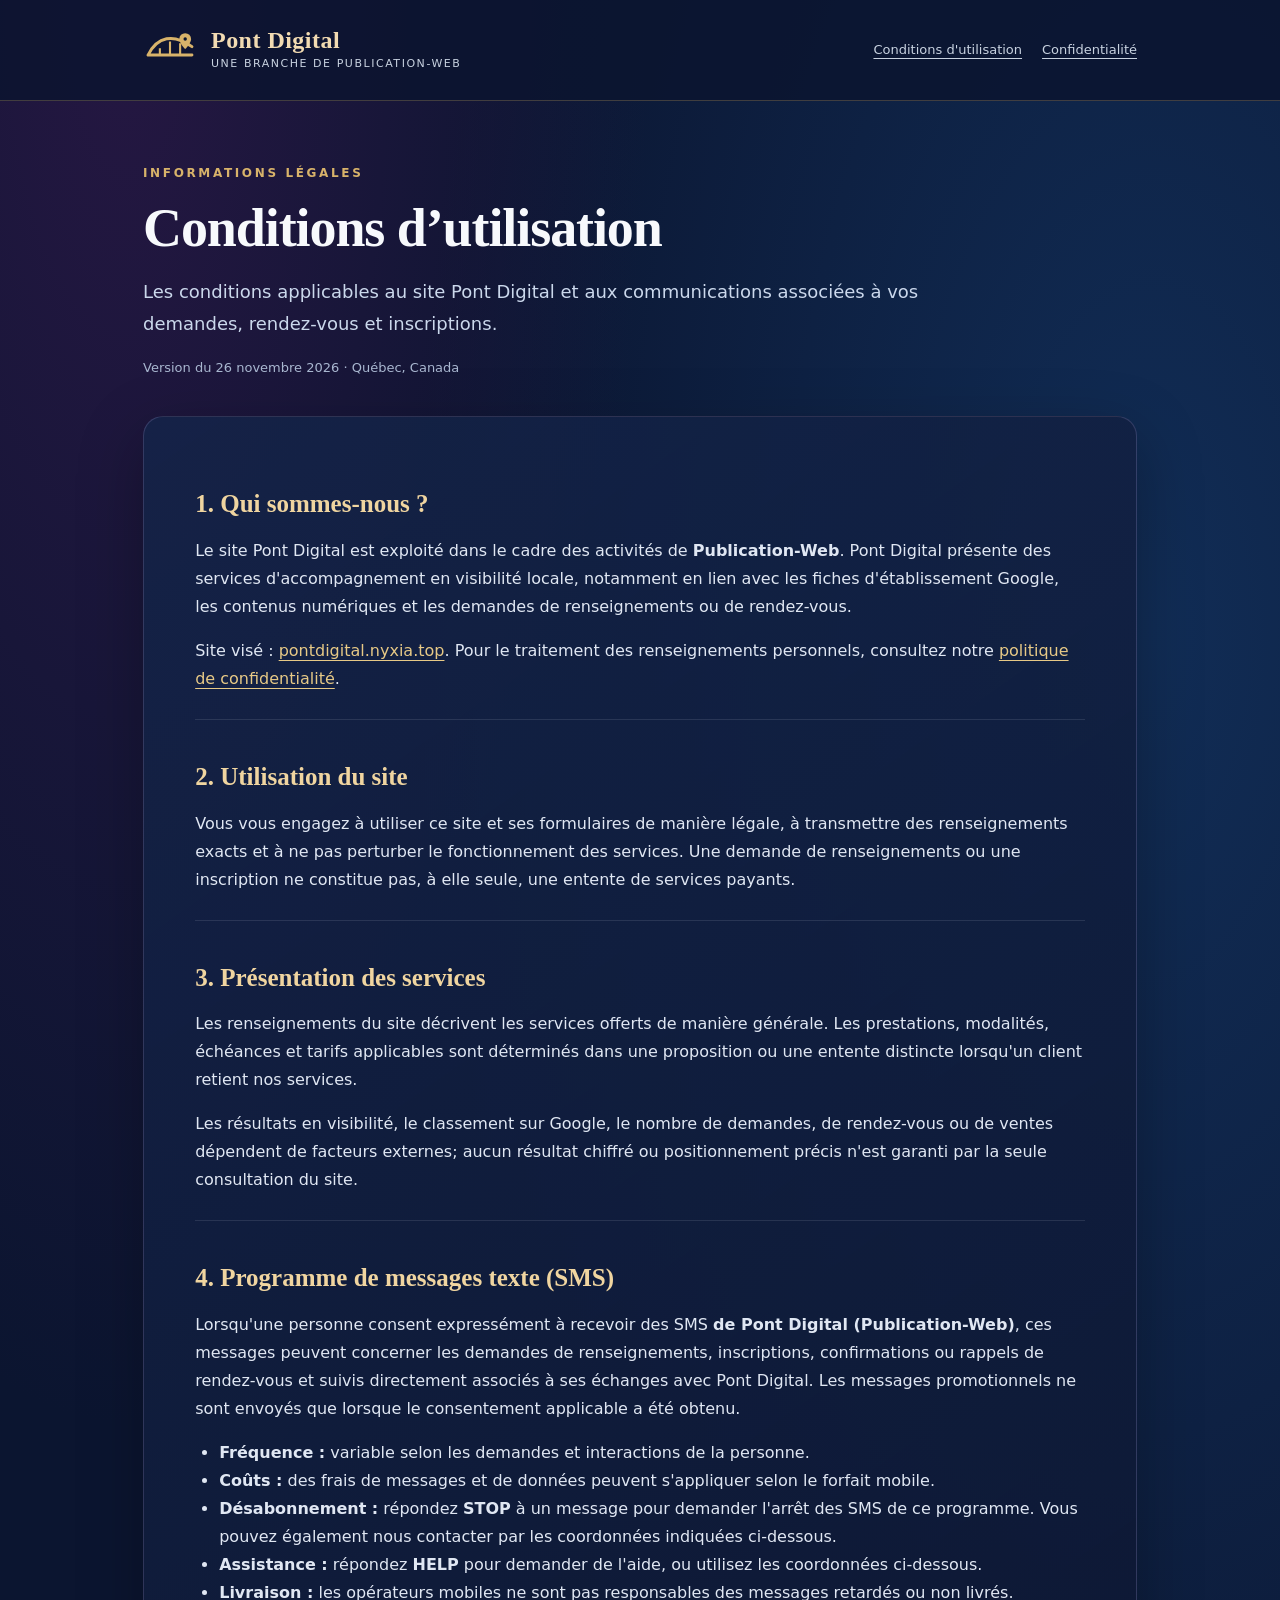
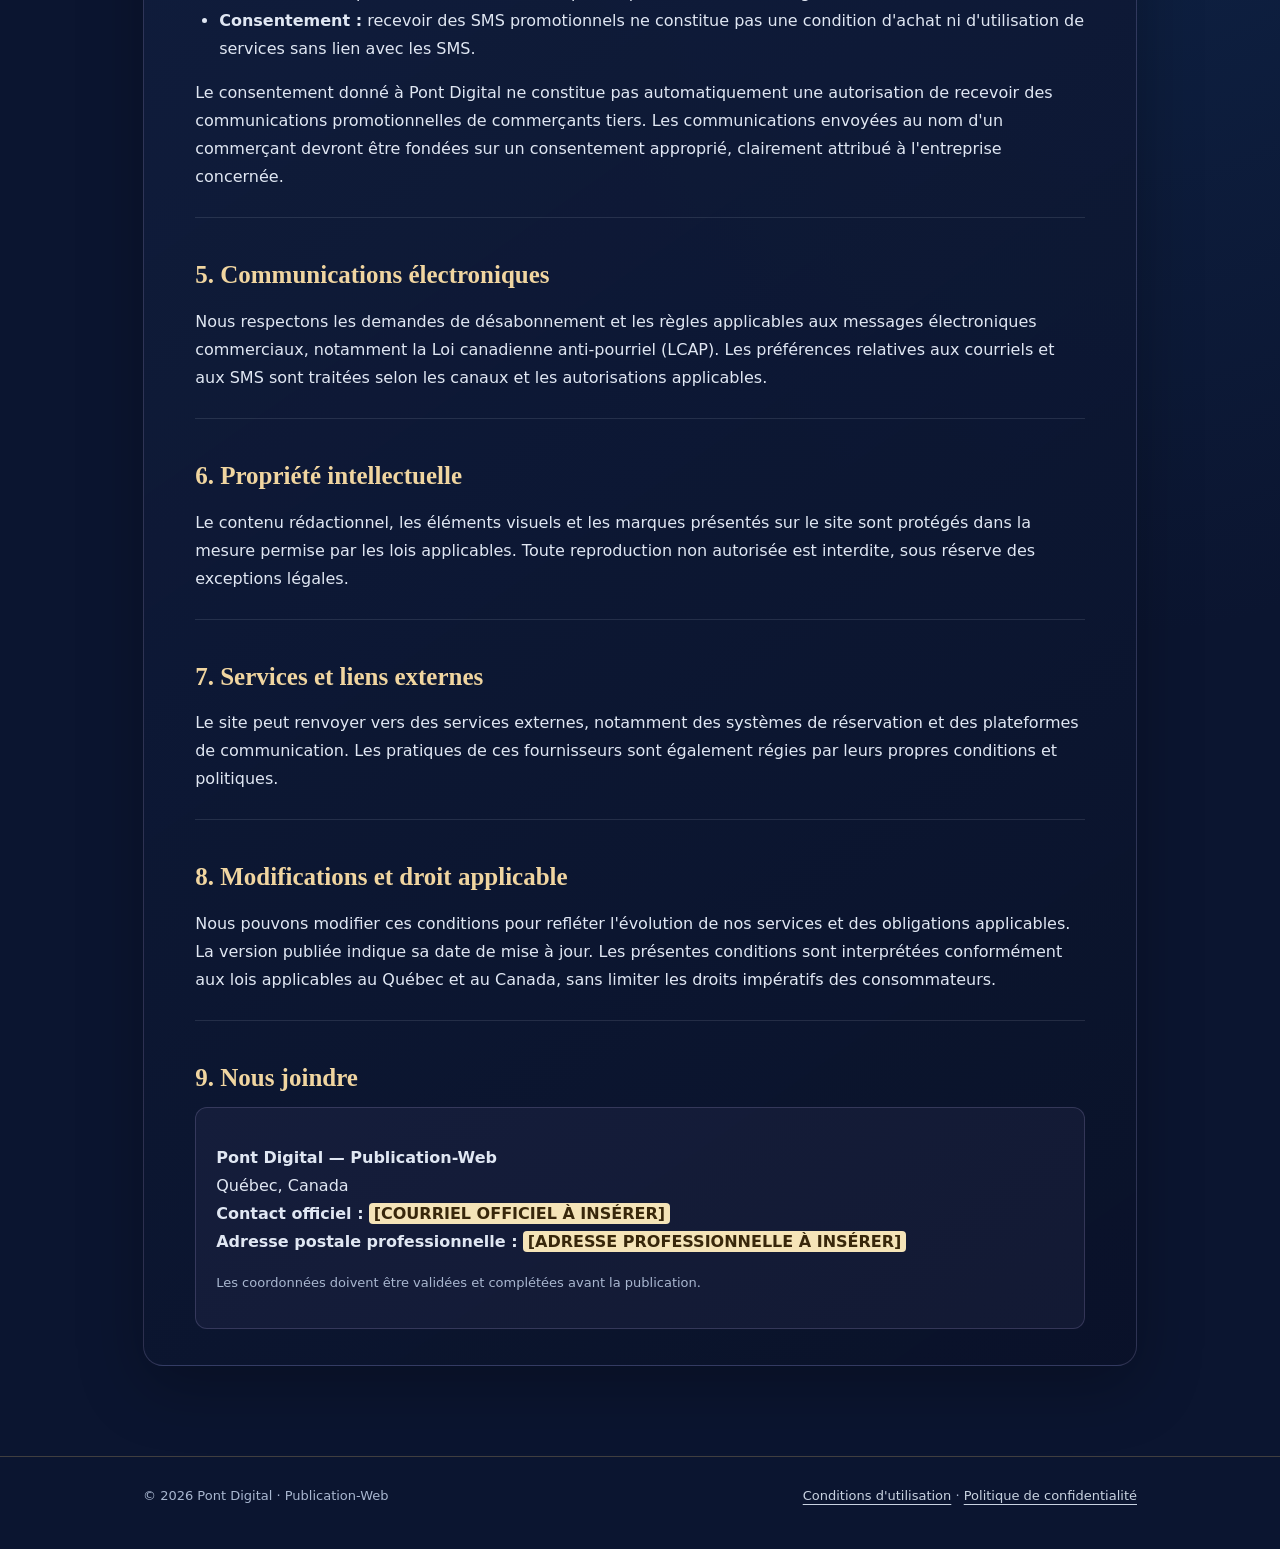
<file: condition.html>
<!doctype html>
<html lang="fr-CA"><head><meta charset="utf-8"><meta name="viewport" content="width=device-width,initial-scale=1"><meta name="color-scheme" content="dark"><meta name="theme-color" content="#0B1530"><meta name="robots" content="index,follow"><meta name="description" content="Les conditions applicables au site Pont Digital et aux communications associées à vos demandes, rendez-vous et inscriptions."><title>Conditions d’utilisation | Pont Digital — Publication-Web</title><style>
:root{--night:#0B1530;--sapphire:#1D4E89;--steel:#1E5678;--gold:#D8B36A;--lilac:#B8A8E6;--silver:#C8D2E0;--white:#F7F9FC;--muted:#A9B7D0}
*{box-sizing:border-box}html{scroll-behavior:smooth}body{margin:0;color:var(--white);background:radial-gradient(ellipse at 10% 0%,#251742 0,transparent 32%),radial-gradient(ellipse at 90% 20%,#112d56 0,transparent 45%),var(--night);font:16px/1.75 system-ui,-apple-system,Segoe UI,Arial,sans-serif;min-height:100vh}a{color:#e7c986;text-underline-offset:4px}a:hover{color:#fff}header{border-bottom:1px solid #d8b36a42;background:#0b1530d9} .wrap{max-width:1050px;margin:auto;padding:0 28px}.top{display:flex;justify-content:space-between;align-items:center;gap:20px;min-height:100px}.brand{text-decoration:none;display:flex;align-items:center;gap:14px;color:#fff}.mark{width:54px;height:54px;flex:none}.brand strong{display:block;font:700 24px Georgia,serif;letter-spacing:.02em;color:#f2dbb2}.brand small{display:block;color:var(--silver);font-size:11px;letter-spacing:.14em;text-transform:uppercase}.nav{display:flex;gap:20px;flex-wrap:wrap;font-size:13px}.nav a{color:var(--silver)}main{padding:62px 0 90px}.kicker{font-size:12px;letter-spacing:.22em;text-transform:uppercase;color:var(--gold);font-weight:700}h1{font:700 clamp(34px,5vw,54px)/1.12 Georgia,serif;margin:14px 0 15px;letter-spacing:-.02em}h2{font:600 25px/1.35 Georgia,serif;color:#f0d5a0;margin:34px 0 12px}h3{font-size:17px;color:var(--lilac);margin-top:24px}p,li{color:#e0e7f3}ul{padding-left:24px}.lead{font-size:18px;max-width:780px;color:#cbd8ec}.meta{font-size:13px;color:var(--muted)}.panel{background:linear-gradient(145deg,#142449d9,#0a1229f5);border:1px solid #b8a8e633;border-radius:20px;box-shadow:0 20px 65px #0004;padding:36px clamp(18px,4vw,52px);margin-top:36px}.panel section+section{border-top:1px solid #c8d2e021;padding-top:6px;margin-top:26px}.notice{border-left:3px solid var(--gold);background:#d8b36a14;padding:14px 18px;border-radius:0 10px 10px 0}.tag{font-size:12px;color:var(--gold);font-weight:700;text-transform:uppercase;letter-spacing:.08em}.contact{background:#b8a8e60e;border:1px solid #b8a8e633;padding:20px;border-radius:12px}.pending{background:#f5e4b8;color:#38270b;font-weight:650;border-radius:4px;padding:1px 5px}footer{border-top:1px solid #d8b36a42;padding:28px 0 42px;color:var(--muted);font-size:13px}footer .wrap{display:flex;gap:16px;align-items:center;justify-content:space-between;flex-wrap:wrap}footer a{color:var(--silver)}@media(max-width:620px){.top{align-items:flex-start;flex-direction:column;padding:22px 0}.nav{gap:12px}main{padding-top:38px}.panel{padding:25px 18px}}
@media print{body{background:white;color:#111}header,footer{display:none}.panel{box-shadow:none;border:0;padding:0}h1,h2,p,li{color:#111!important}.lead{color:#444}}
</style></head>
<body><header><div class="wrap top"><a class="brand" href="https://pontdigital.nyxia.top/"><svg class="mark" viewBox="0 0 64 64" aria-hidden="true" fill="none"><path d="M6 38C17 16 36 12 58 28M6 38h52" stroke="#D8B36A" stroke-width="3.5" stroke-linecap="round"/><path d="M20 30v8M32 22v16M44 24v14" stroke="#D8B36A" stroke-width="2.5"/><path d="M50 12a7 7 0 0 1 7 7c0 5-7 12-7 12s-7-7-7-12a7 7 0 0 1 7-7Z" fill="#D8B36A"/><circle cx="50" cy="19" r="2" fill="#0B1530"/></svg><span><strong>Pont Digital</strong><small>Une branche de Publication-Web</small></span></a><nav class="nav" aria-label="Navigation des informations légales"><a href="/condition.html">Conditions d'utilisation</a><a href="/politique.html">Confidentialité</a></nav></div></header>
<main><div class="wrap"><div class="kicker">Informations légales</div><h1>Conditions d’utilisation</h1><p class="lead">Les conditions applicables au site Pont Digital et aux communications associées à vos demandes, rendez-vous et inscriptions.</p><p class="meta">Version du 26 novembre 2026 · Québec, Canada</p><article class="panel">
<section><h2>1. Qui sommes-nous ?</h2><p>Le site Pont Digital est exploité dans le cadre des activités de <strong>Publication-Web</strong>. Pont Digital présente des services d'accompagnement en visibilité locale, notamment en lien avec les fiches d'établissement Google, les contenus numériques et les demandes de renseignements ou de rendez-vous.</p><p>Site visé : <a href="https://pontdigital.nyxia.top/">pontdigital.nyxia.top</a>. Pour le traitement des renseignements personnels, consultez notre <a href="/politique.html">politique de confidentialité</a>.</p></section>
<section><h2>2. Utilisation du site</h2><p>Vous vous engagez à utiliser ce site et ses formulaires de manière légale, à transmettre des renseignements exacts et à ne pas perturber le fonctionnement des services. Une demande de renseignements ou une inscription ne constitue pas, à elle seule, une entente de services payants.</p></section>
<section><h2>3. Présentation des services</h2><p>Les renseignements du site décrivent les services offerts de manière générale. Les prestations, modalités, échéances et tarifs applicables sont déterminés dans une proposition ou une entente distincte lorsqu'un client retient nos services.</p><p>Les résultats en visibilité, le classement sur Google, le nombre de demandes, de rendez-vous ou de ventes dépendent de facteurs externes; aucun résultat chiffré ou positionnement précis n'est garanti par la seule consultation du site.</p></section>
<section><h2>4. Programme de messages texte (SMS)</h2><p>Lorsqu'une personne consent expressément à recevoir des SMS <strong>de Pont Digital (Publication-Web)</strong>, ces messages peuvent concerner les demandes de renseignements, inscriptions, confirmations ou rappels de rendez-vous et suivis directement associés à ses échanges avec Pont Digital. Les messages promotionnels ne sont envoyés que lorsque le consentement applicable a été obtenu.</p><ul><li><strong>Fréquence :</strong> variable selon les demandes et interactions de la personne.</li><li><strong>Coûts :</strong> des frais de messages et de données peuvent s'appliquer selon le forfait mobile.</li><li><strong>Désabonnement :</strong> répondez <strong>STOP</strong> à un message pour demander l'arrêt des SMS de ce programme. Vous pouvez également nous contacter par les coordonnées indiquées ci-dessous.</li><li><strong>Assistance :</strong> répondez <strong>HELP</strong> pour demander de l'aide, ou utilisez les coordonnées ci-dessous.</li><li><strong>Livraison :</strong> les opérateurs mobiles ne sont pas responsables des messages retardés ou non livrés.</li><li><strong>Consentement :</strong> recevoir des SMS promotionnels ne constitue pas une condition d'achat ni d'utilisation de services sans lien avec les SMS.</li></ul><p>Le consentement donné à Pont Digital ne constitue pas automatiquement une autorisation de recevoir des communications promotionnelles de commerçants tiers. Les communications envoyées au nom d'un commerçant devront être fondées sur un consentement approprié, clairement attribué à l'entreprise concernée.</p></section>
<section><h2>5. Communications électroniques</h2><p>Nous respectons les demandes de désabonnement et les règles applicables aux messages électroniques commerciaux, notamment la Loi canadienne anti-pourriel (LCAP). Les préférences relatives aux courriels et aux SMS sont traitées selon les canaux et les autorisations applicables.</p></section>
<section><h2>6. Propriété intellectuelle</h2><p>Le contenu rédactionnel, les éléments visuels et les marques présentés sur le site sont protégés dans la mesure permise par les lois applicables. Toute reproduction non autorisée est interdite, sous réserve des exceptions légales.</p></section>
<section><h2>7. Services et liens externes</h2><p>Le site peut renvoyer vers des services externes, notamment des systèmes de réservation et des plateformes de communication. Les pratiques de ces fournisseurs sont également régies par leurs propres conditions et politiques.</p></section>
<section><h2>8. Modifications et droit applicable</h2><p>Nous pouvons modifier ces conditions pour refléter l'évolution de nos services et des obligations applicables. La version publiée indique sa date de mise à jour. Les présentes conditions sont interprétées conformément aux lois applicables au Québec et au Canada, sans limiter les droits impératifs des consommateurs.</p></section>
<section><h2>9. Nous joindre</h2><div class="contact"><p><strong>Pont Digital — Publication-Web</strong><br>Québec, Canada<br><strong>Contact officiel :</strong> <span class="pending">[COURRIEL OFFICIEL À INSÉRER]</span><br><strong>Adresse postale professionnelle :</strong> <span class="pending">[ADRESSE PROFESSIONNELLE À INSÉRER]</span></p><p class="meta">Les coordonnées doivent être validées et complétées avant la publication.</p></div></section>
</article></div></main>
<footer><div class="wrap"><span>© 2026 Pont Digital · Publication-Web</span><span><a href="/condition.html">Conditions d'utilisation</a> · <a href="/politique.html">Politique de confidentialité</a></span></div></footer></body></html>
</file>
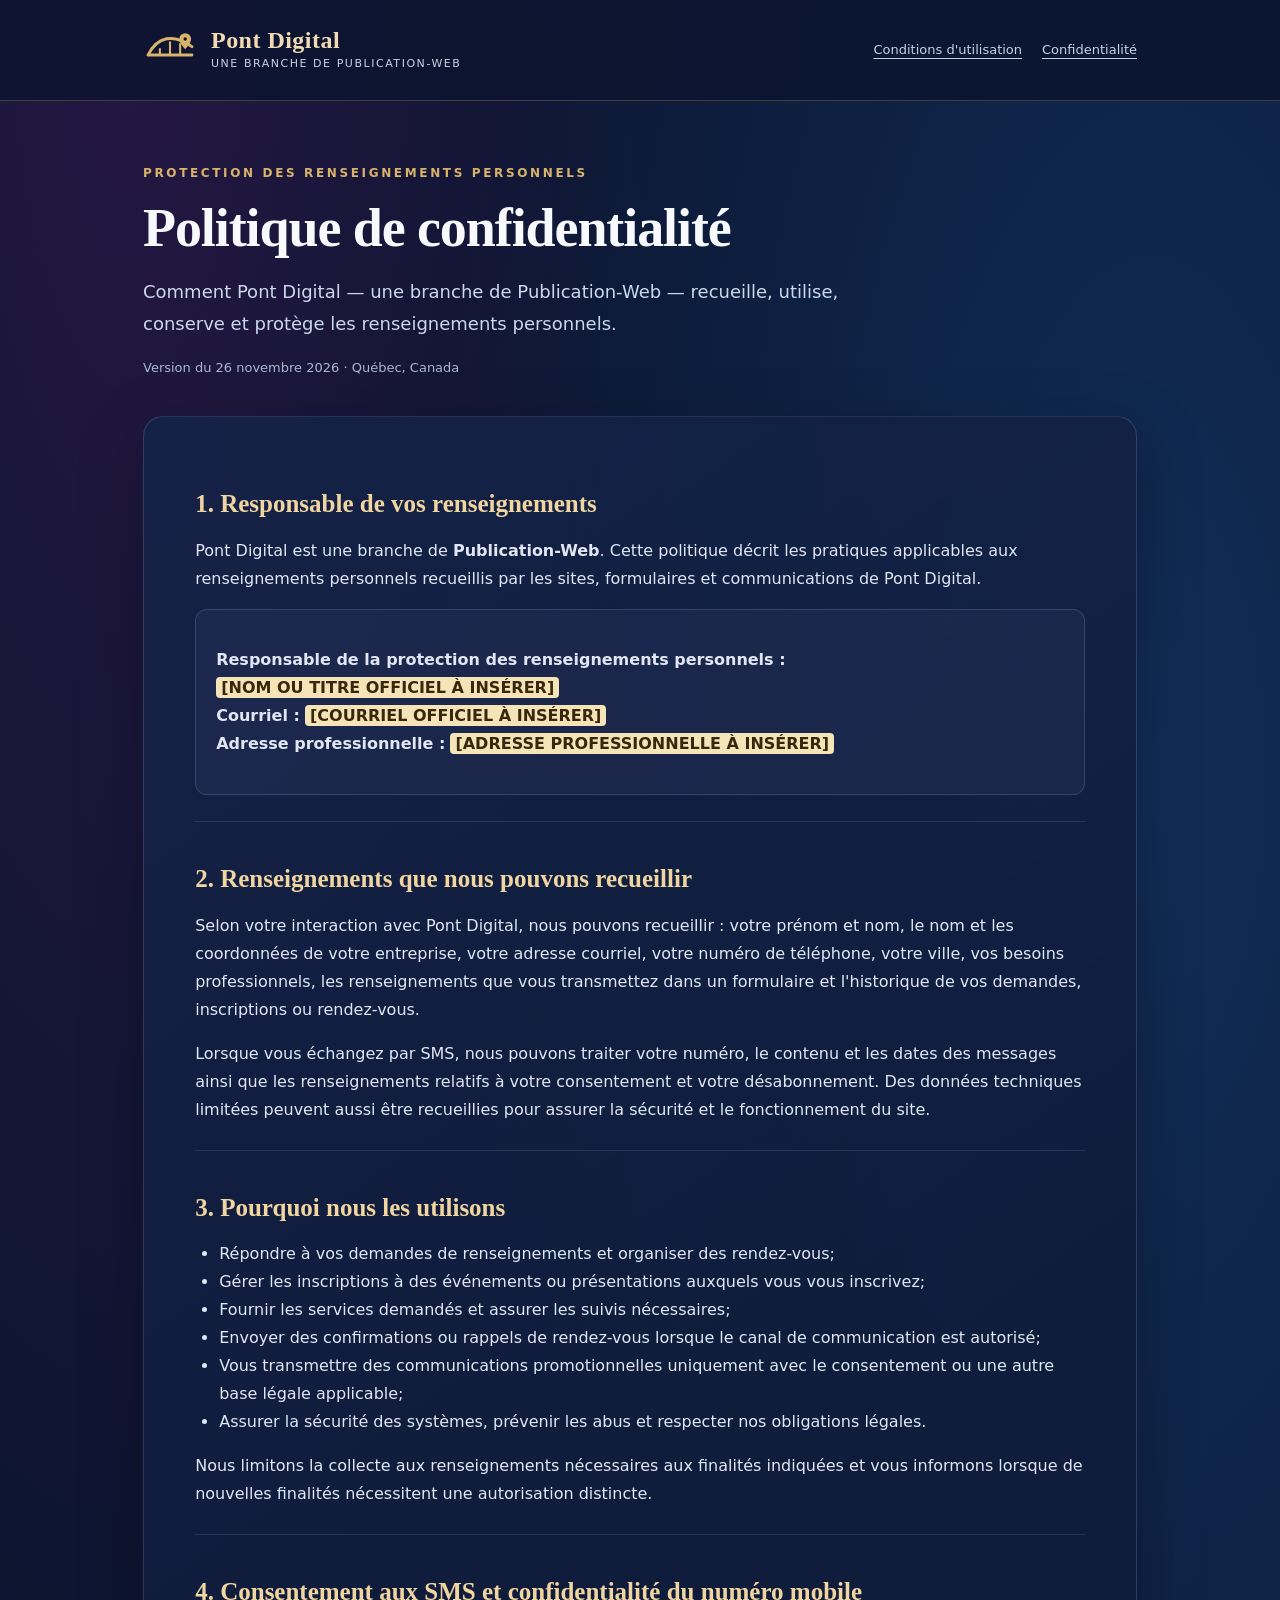
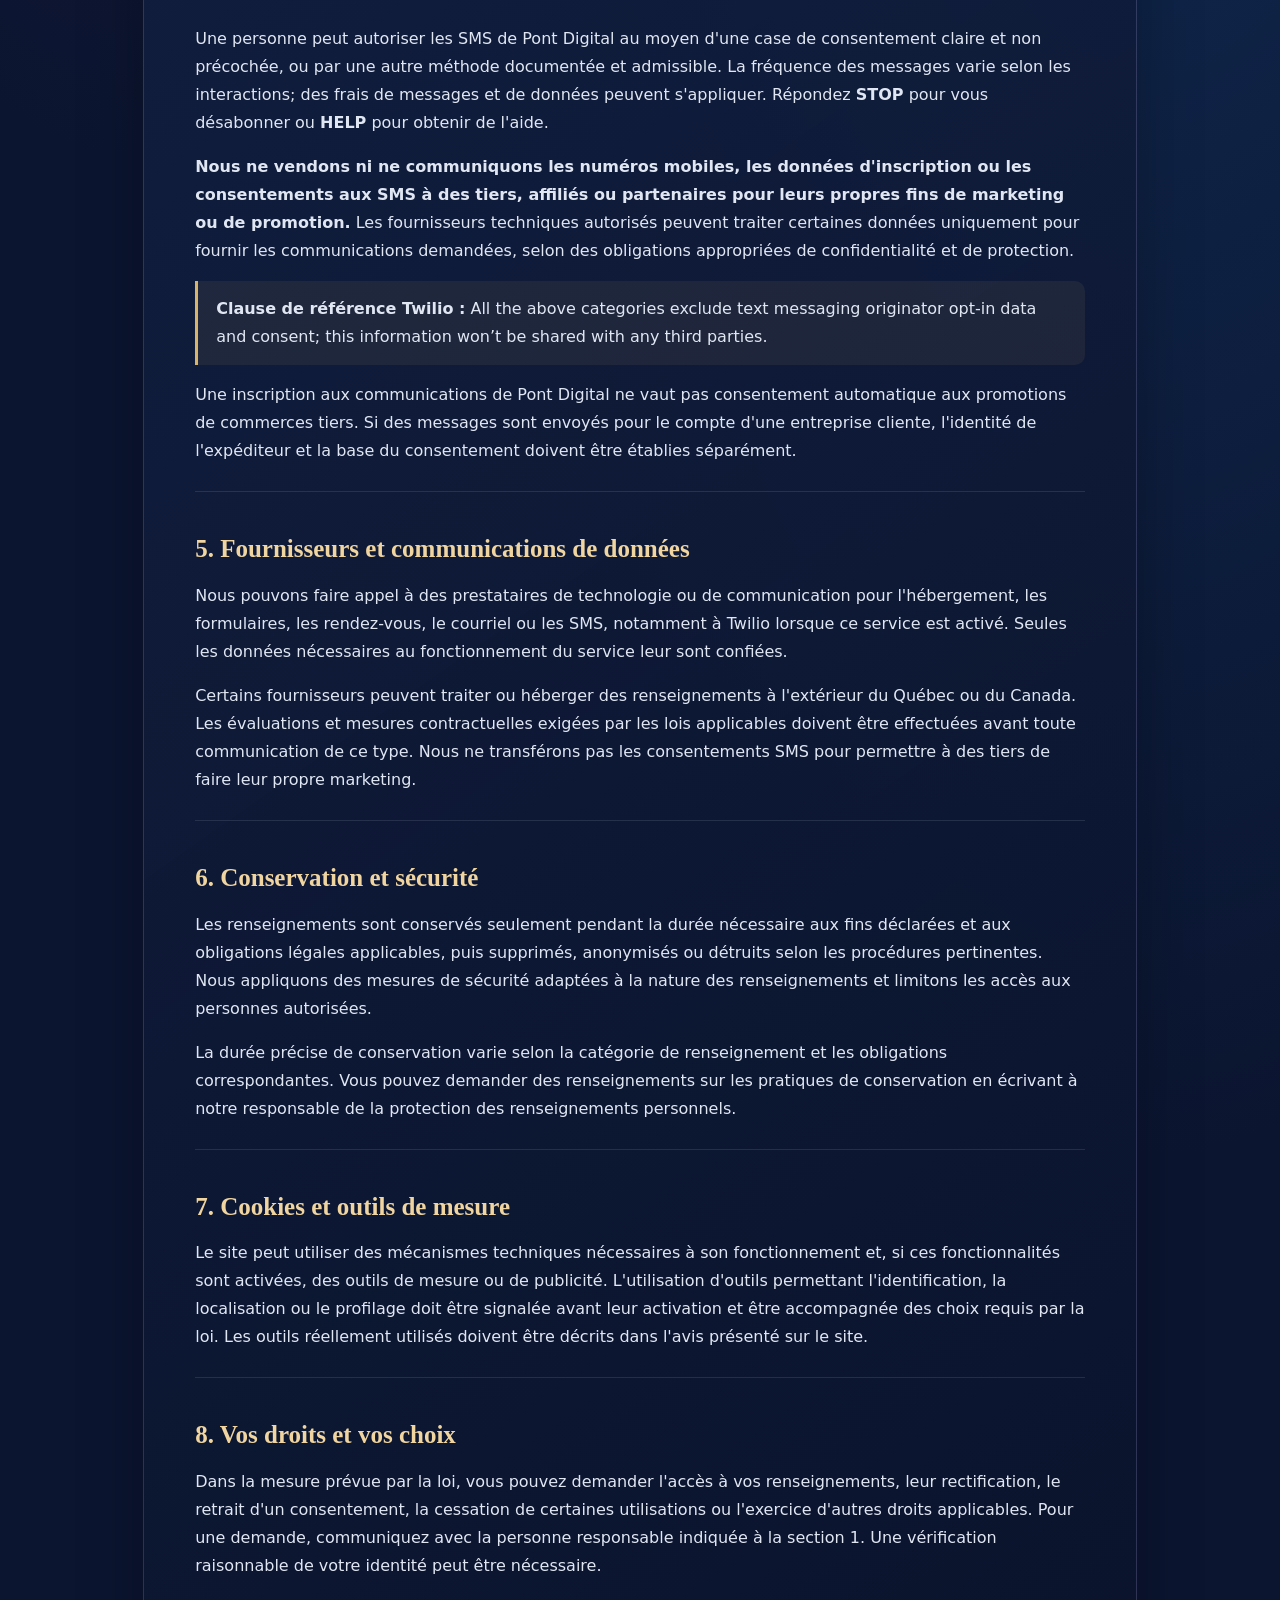
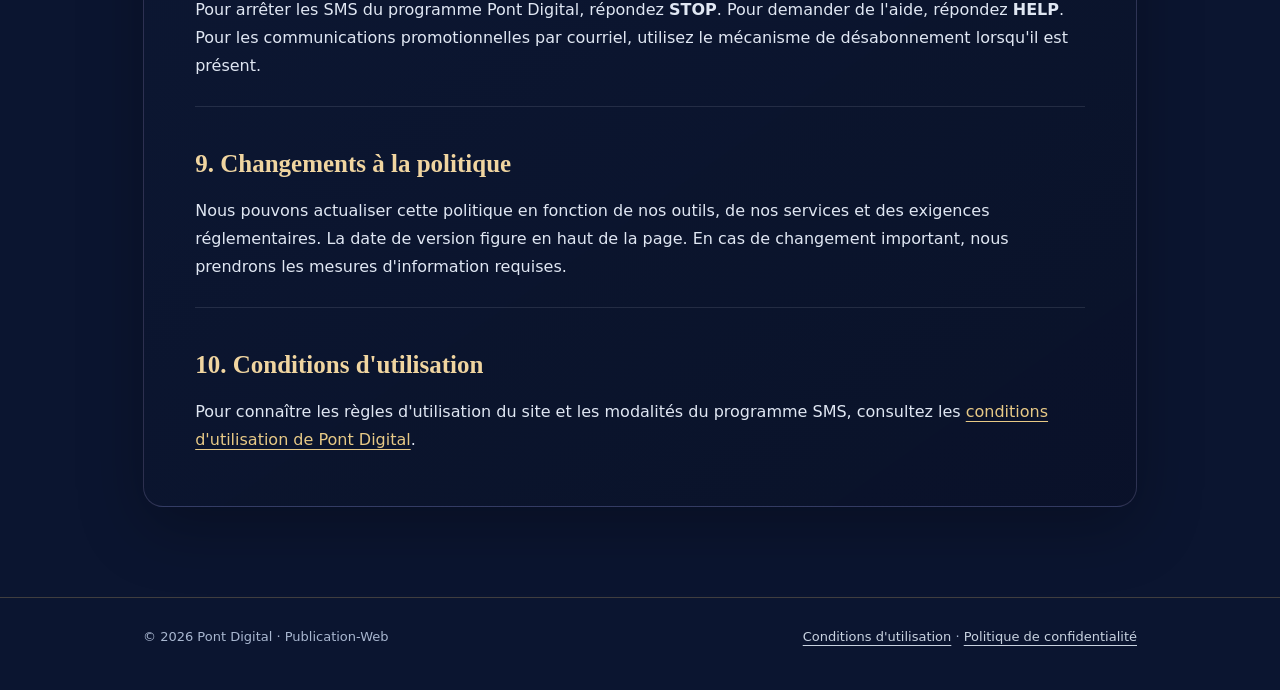
<file: politique.html>
<!doctype html>
<html lang="fr-CA"><head><meta charset="utf-8"><meta name="viewport" content="width=device-width,initial-scale=1"><meta name="color-scheme" content="dark"><meta name="theme-color" content="#0B1530"><meta name="robots" content="index,follow"><meta name="description" content="Comment Pont Digital — une branche de Publication-Web — recueille, utilise, conserve et protège les renseignements personnels."><title>Politique de confidentialité | Pont Digital — Publication-Web</title><style>
:root{--night:#0B1530;--sapphire:#1D4E89;--steel:#1E5678;--gold:#D8B36A;--lilac:#B8A8E6;--silver:#C8D2E0;--white:#F7F9FC;--muted:#A9B7D0}
*{box-sizing:border-box}html{scroll-behavior:smooth}body{margin:0;color:var(--white);background:radial-gradient(ellipse at 10% 0%,#251742 0,transparent 32%),radial-gradient(ellipse at 90% 20%,#112d56 0,transparent 45%),var(--night);font:16px/1.75 system-ui,-apple-system,Segoe UI,Arial,sans-serif;min-height:100vh}a{color:#e7c986;text-underline-offset:4px}a:hover{color:#fff}header{border-bottom:1px solid #d8b36a42;background:#0b1530d9} .wrap{max-width:1050px;margin:auto;padding:0 28px}.top{display:flex;justify-content:space-between;align-items:center;gap:20px;min-height:100px}.brand{text-decoration:none;display:flex;align-items:center;gap:14px;color:#fff}.mark{width:54px;height:54px;flex:none}.brand strong{display:block;font:700 24px Georgia,serif;letter-spacing:.02em;color:#f2dbb2}.brand small{display:block;color:var(--silver);font-size:11px;letter-spacing:.14em;text-transform:uppercase}.nav{display:flex;gap:20px;flex-wrap:wrap;font-size:13px}.nav a{color:var(--silver)}main{padding:62px 0 90px}.kicker{font-size:12px;letter-spacing:.22em;text-transform:uppercase;color:var(--gold);font-weight:700}h1{font:700 clamp(34px,5vw,54px)/1.12 Georgia,serif;margin:14px 0 15px;letter-spacing:-.02em}h2{font:600 25px/1.35 Georgia,serif;color:#f0d5a0;margin:34px 0 12px}h3{font-size:17px;color:var(--lilac);margin-top:24px}p,li{color:#e0e7f3}ul{padding-left:24px}.lead{font-size:18px;max-width:780px;color:#cbd8ec}.meta{font-size:13px;color:var(--muted)}.panel{background:linear-gradient(145deg,#142449d9,#0a1229f5);border:1px solid #b8a8e633;border-radius:20px;box-shadow:0 20px 65px #0004;padding:36px clamp(18px,4vw,52px);margin-top:36px}.panel section+section{border-top:1px solid #c8d2e021;padding-top:6px;margin-top:26px}.notice{border-left:3px solid var(--gold);background:#d8b36a14;padding:14px 18px;border-radius:0 10px 10px 0}.tag{font-size:12px;color:var(--gold);font-weight:700;text-transform:uppercase;letter-spacing:.08em}.contact{background:#b8a8e60e;border:1px solid #b8a8e633;padding:20px;border-radius:12px}.pending{background:#f5e4b8;color:#38270b;font-weight:650;border-radius:4px;padding:1px 5px}footer{border-top:1px solid #d8b36a42;padding:28px 0 42px;color:var(--muted);font-size:13px}footer .wrap{display:flex;gap:16px;align-items:center;justify-content:space-between;flex-wrap:wrap}footer a{color:var(--silver)}@media(max-width:620px){.top{align-items:flex-start;flex-direction:column;padding:22px 0}.nav{gap:12px}main{padding-top:38px}.panel{padding:25px 18px}}
@media print{body{background:white;color:#111}header,footer{display:none}.panel{box-shadow:none;border:0;padding:0}h1,h2,p,li{color:#111!important}.lead{color:#444}}
</style></head>
<body><header><div class="wrap top"><a class="brand" href="https://pontdigital.nyxia.top/"><svg class="mark" viewBox="0 0 64 64" aria-hidden="true" fill="none"><path d="M6 38C17 16 36 12 58 28M6 38h52" stroke="#D8B36A" stroke-width="3.5" stroke-linecap="round"/><path d="M20 30v8M32 22v16M44 24v14" stroke="#D8B36A" stroke-width="2.5"/><path d="M50 12a7 7 0 0 1 7 7c0 5-7 12-7 12s-7-7-7-12a7 7 0 0 1 7-7Z" fill="#D8B36A"/><circle cx="50" cy="19" r="2" fill="#0B1530"/></svg><span><strong>Pont Digital</strong><small>Une branche de Publication-Web</small></span></a><nav class="nav" aria-label="Navigation des informations légales"><a href="/condition.html">Conditions d'utilisation</a><a href="/politique.html">Confidentialité</a></nav></div></header>
<main><div class="wrap"><div class="kicker">Protection des renseignements personnels</div><h1>Politique de confidentialité</h1><p class="lead">Comment Pont Digital — une branche de Publication-Web — recueille, utilise, conserve et protège les renseignements personnels.</p><p class="meta">Version du 26 novembre 2026 · Québec, Canada</p><article class="panel">
<section><h2>1. Responsable de vos renseignements</h2><p>Pont Digital est une branche de <strong>Publication-Web</strong>. Cette politique décrit les pratiques applicables aux renseignements personnels recueillis par les sites, formulaires et communications de Pont Digital.</p><div class="contact"><p><strong>Responsable de la protection des renseignements personnels :</strong><br><span class="pending">[NOM OU TITRE OFFICIEL À INSÉRER]</span><br><strong>Courriel :</strong> <span class="pending">[COURRIEL OFFICIEL À INSÉRER]</span><br><strong>Adresse professionnelle :</strong> <span class="pending">[ADRESSE PROFESSIONNELLE À INSÉRER]</span></p></div></section>
<section><h2>2. Renseignements que nous pouvons recueillir</h2><p>Selon votre interaction avec Pont Digital, nous pouvons recueillir : votre prénom et nom, le nom et les coordonnées de votre entreprise, votre adresse courriel, votre numéro de téléphone, votre ville, vos besoins professionnels, les renseignements que vous transmettez dans un formulaire et l'historique de vos demandes, inscriptions ou rendez-vous.</p><p>Lorsque vous échangez par SMS, nous pouvons traiter votre numéro, le contenu et les dates des messages ainsi que les renseignements relatifs à votre consentement et votre désabonnement. Des données techniques limitées peuvent aussi être recueillies pour assurer la sécurité et le fonctionnement du site.</p></section>
<section><h2>3. Pourquoi nous les utilisons</h2><ul><li>Répondre à vos demandes de renseignements et organiser des rendez-vous;</li><li>Gérer les inscriptions à des événements ou présentations auxquels vous vous inscrivez;</li><li>Fournir les services demandés et assurer les suivis nécessaires;</li><li>Envoyer des confirmations ou rappels de rendez-vous lorsque le canal de communication est autorisé;</li><li>Vous transmettre des communications promotionnelles uniquement avec le consentement ou une autre base légale applicable;</li><li>Assurer la sécurité des systèmes, prévenir les abus et respecter nos obligations légales.</li></ul><p>Nous limitons la collecte aux renseignements nécessaires aux finalités indiquées et vous informons lorsque de nouvelles finalités nécessitent une autorisation distincte.</p></section>
<section><h2>4. Consentement aux SMS et confidentialité du numéro mobile</h2><p>Une personne peut autoriser les SMS de Pont Digital au moyen d'une case de consentement claire et non précochée, ou par une autre méthode documentée et admissible. La fréquence des messages varie selon les interactions; des frais de messages et de données peuvent s'appliquer. Répondez <strong>STOP</strong> pour vous désabonner ou <strong>HELP</strong> pour obtenir de l'aide.</p><p><strong>Nous ne vendons ni ne communiquons les numéros mobiles, les données d'inscription ou les consentements aux SMS à des tiers, affiliés ou partenaires pour leurs propres fins de marketing ou de promotion.</strong> Les fournisseurs techniques autorisés peuvent traiter certaines données uniquement pour fournir les communications demandées, selon des obligations appropriées de confidentialité et de protection.</p><p class="notice"><strong>Clause de référence Twilio :</strong> All the above categories exclude text messaging originator opt-in data and consent; this information won’t be shared with any third parties.</p><p>Une inscription aux communications de Pont Digital ne vaut pas consentement automatique aux promotions de commerces tiers. Si des messages sont envoyés pour le compte d'une entreprise cliente, l'identité de l'expéditeur et la base du consentement doivent être établies séparément.</p></section>
<section><h2>5. Fournisseurs et communications de données</h2><p>Nous pouvons faire appel à des prestataires de technologie ou de communication pour l'hébergement, les formulaires, les rendez-vous, le courriel ou les SMS, notamment à Twilio lorsque ce service est activé. Seules les données nécessaires au fonctionnement du service leur sont confiées.</p><p>Certains fournisseurs peuvent traiter ou héberger des renseignements à l'extérieur du Québec ou du Canada. Les évaluations et mesures contractuelles exigées par les lois applicables doivent être effectuées avant toute communication de ce type. Nous ne transférons pas les consentements SMS pour permettre à des tiers de faire leur propre marketing.</p></section>
<section><h2>6. Conservation et sécurité</h2><p>Les renseignements sont conservés seulement pendant la durée nécessaire aux fins déclarées et aux obligations légales applicables, puis supprimés, anonymisés ou détruits selon les procédures pertinentes. Nous appliquons des mesures de sécurité adaptées à la nature des renseignements et limitons les accès aux personnes autorisées.</p><p>La durée précise de conservation varie selon la catégorie de renseignement et les obligations correspondantes. Vous pouvez demander des renseignements sur les pratiques de conservation en écrivant à notre responsable de la protection des renseignements personnels.</p></section>
<section><h2>7. Cookies et outils de mesure</h2><p>Le site peut utiliser des mécanismes techniques nécessaires à son fonctionnement et, si ces fonctionnalités sont activées, des outils de mesure ou de publicité. L'utilisation d'outils permettant l'identification, la localisation ou le profilage doit être signalée avant leur activation et être accompagnée des choix requis par la loi. Les outils réellement utilisés doivent être décrits dans l'avis présenté sur le site.</p></section>
<section><h2>8. Vos droits et vos choix</h2><p>Dans la mesure prévue par la loi, vous pouvez demander l'accès à vos renseignements, leur rectification, le retrait d'un consentement, la cessation de certaines utilisations ou l'exercice d'autres droits applicables. Pour une demande, communiquez avec la personne responsable indiquée à la section 1. Une vérification raisonnable de votre identité peut être nécessaire.</p><p>Pour arrêter les SMS du programme Pont Digital, répondez <strong>STOP</strong>. Pour demander de l'aide, répondez <strong>HELP</strong>. Pour les communications promotionnelles par courriel, utilisez le mécanisme de désabonnement lorsqu'il est présent.</p></section>
<section><h2>9. Changements à la politique</h2><p>Nous pouvons actualiser cette politique en fonction de nos outils, de nos services et des exigences réglementaires. La date de version figure en haut de la page. En cas de changement important, nous prendrons les mesures d'information requises.</p></section>
<section><h2>10. Conditions d'utilisation</h2><p>Pour connaître les règles d'utilisation du site et les modalités du programme SMS, consultez les <a href="/condition.html">conditions d'utilisation de Pont Digital</a>.</p></section>
</article></div></main>
<footer><div class="wrap"><span>© 2026 Pont Digital · Publication-Web</span><span><a href="/condition.html">Conditions d'utilisation</a> · <a href="/politique.html">Politique de confidentialité</a></span></div></footer></body></html>
</file>
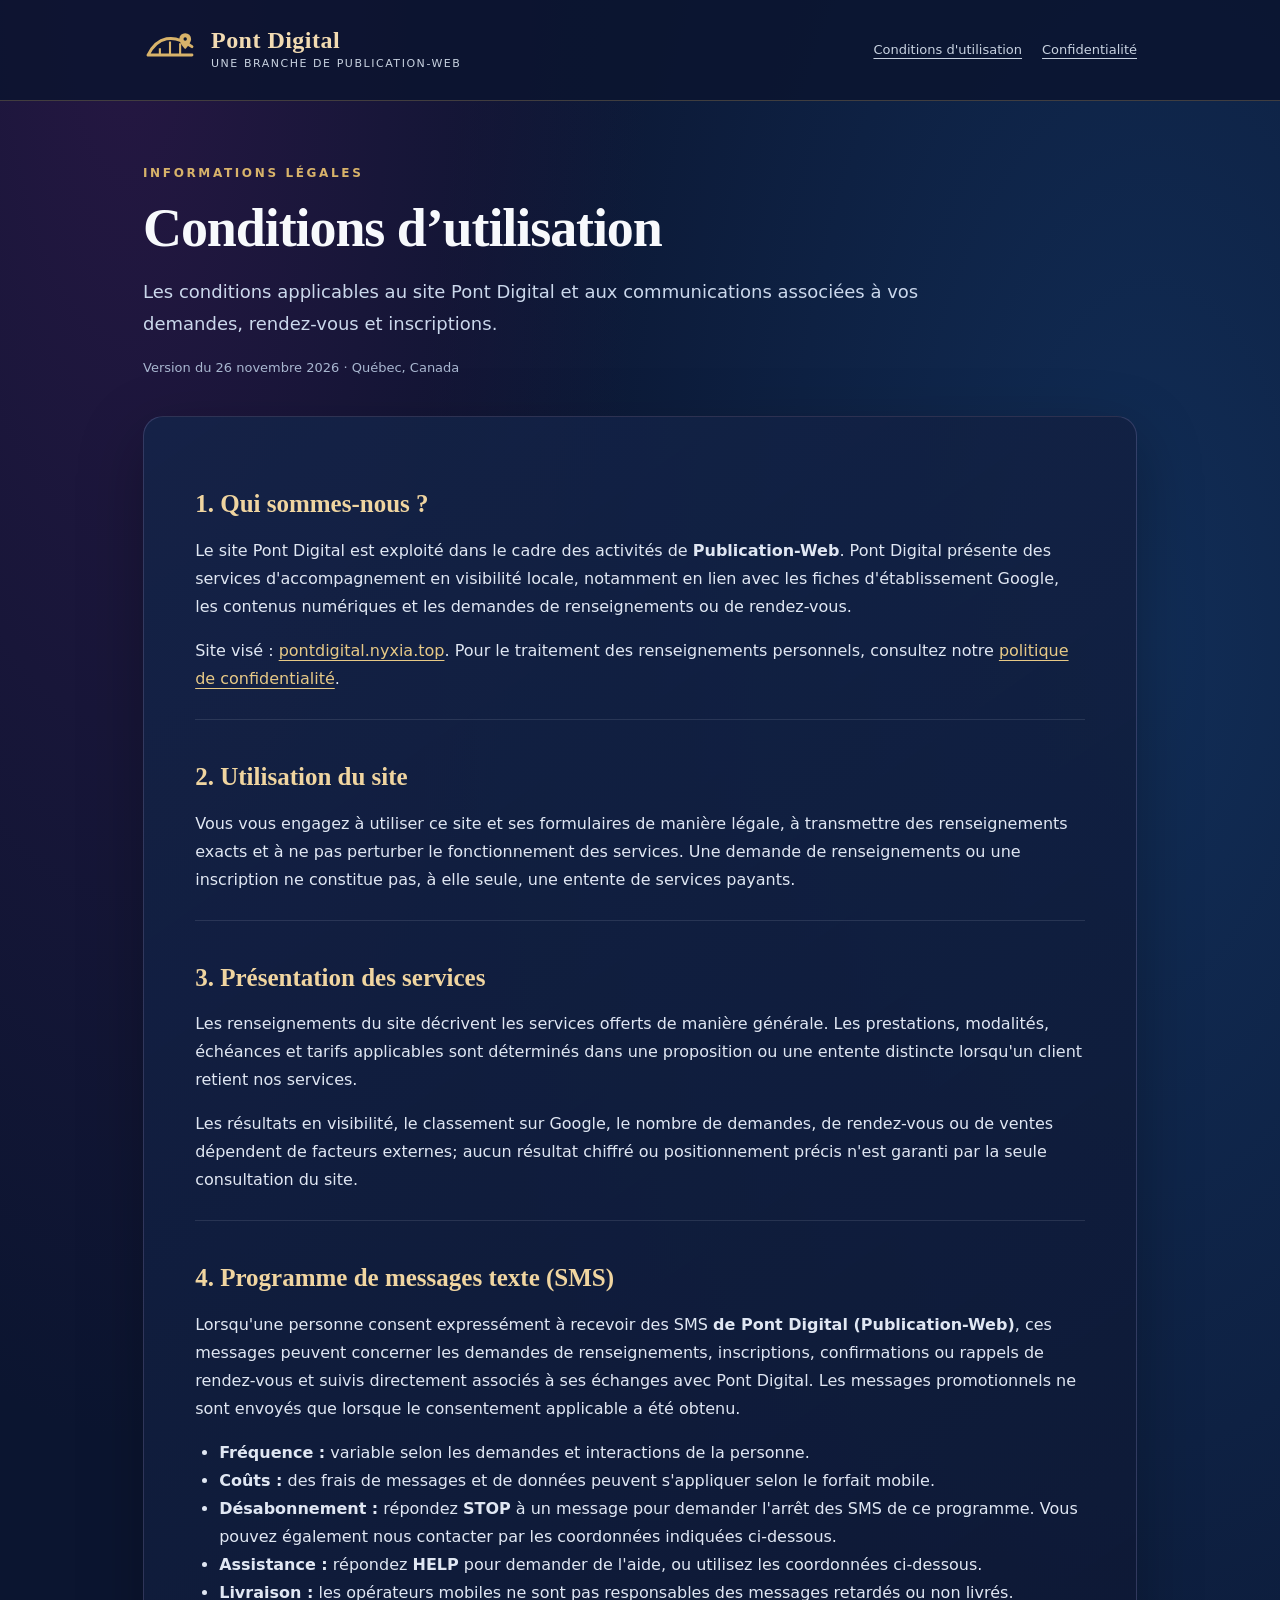
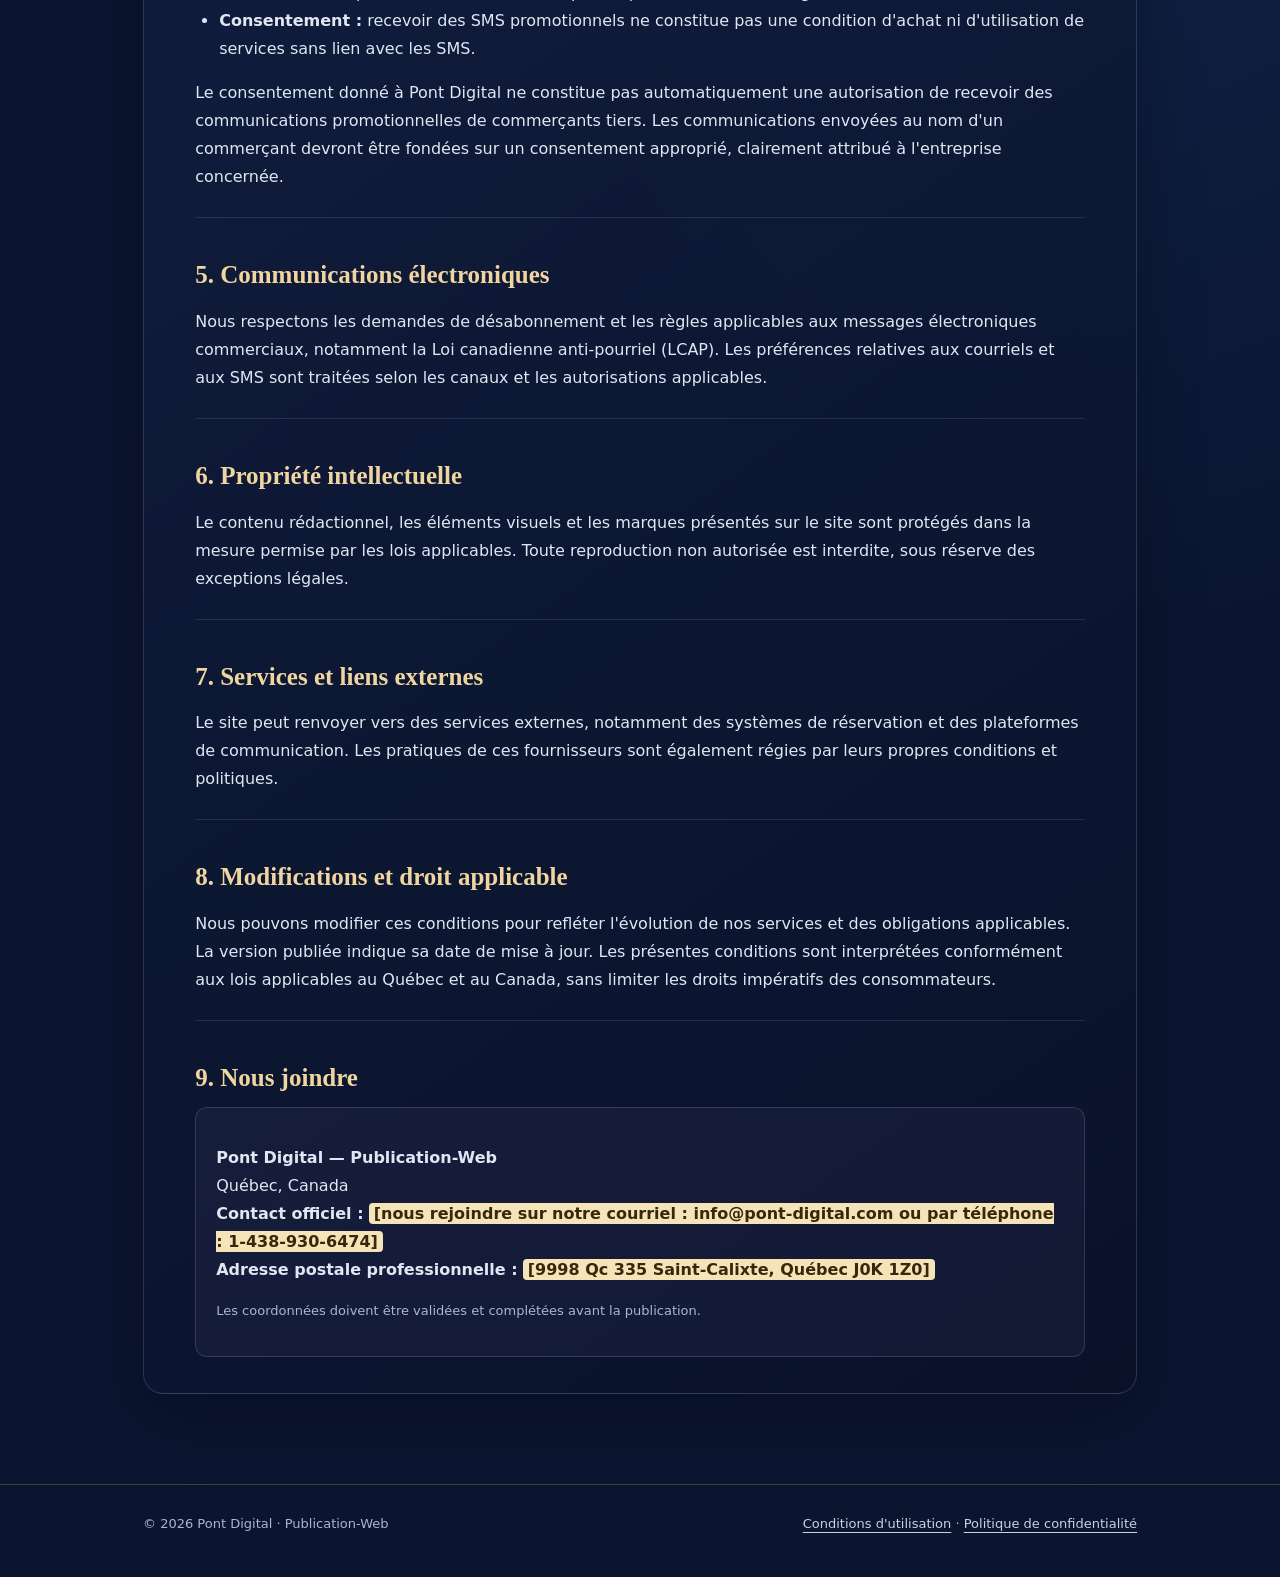
<file: pontdigital/condition.html>
<!doctype html>
<html lang="fr-CA"><head><meta charset="utf-8"><meta name="viewport" content="width=device-width,initial-scale=1"><meta name="color-scheme" content="dark"><meta name="theme-color" content="#0B1530"><meta name="robots" content="index,follow"><meta name="description" content="Les conditions applicables au site Pont Digital et aux communications associées à vos demandes, rendez-vous et inscriptions."><title>Conditions d’utilisation | Pont Digital — Publication-Web</title><style>
:root{--night:#0B1530;--sapphire:#1D4E89;--steel:#1E5678;--gold:#D8B36A;--lilac:#B8A8E6;--silver:#C8D2E0;--white:#F7F9FC;--muted:#A9B7D0}
*{box-sizing:border-box}html{scroll-behavior:smooth}body{margin:0;color:var(--white);background:radial-gradient(ellipse at 10% 0%,#251742 0,transparent 32%),radial-gradient(ellipse at 90% 20%,#112d56 0,transparent 45%),var(--night);font:16px/1.75 system-ui,-apple-system,Segoe UI,Arial,sans-serif;min-height:100vh}a{color:#e7c986;text-underline-offset:4px}a:hover{color:#fff}header{border-bottom:1px solid #d8b36a42;background:#0b1530d9} .wrap{max-width:1050px;margin:auto;padding:0 28px}.top{display:flex;justify-content:space-between;align-items:center;gap:20px;min-height:100px}.brand{text-decoration:none;display:flex;align-items:center;gap:14px;color:#fff}.mark{width:54px;height:54px;flex:none}.brand strong{display:block;font:700 24px Georgia,serif;letter-spacing:.02em;color:#f2dbb2}.brand small{display:block;color:var(--silver);font-size:11px;letter-spacing:.14em;text-transform:uppercase}.nav{display:flex;gap:20px;flex-wrap:wrap;font-size:13px}.nav a{color:var(--silver)}main{padding:62px 0 90px}.kicker{font-size:12px;letter-spacing:.22em;text-transform:uppercase;color:var(--gold);font-weight:700}h1{font:700 clamp(34px,5vw,54px)/1.12 Georgia,serif;margin:14px 0 15px;letter-spacing:-.02em}h2{font:600 25px/1.35 Georgia,serif;color:#f0d5a0;margin:34px 0 12px}h3{font-size:17px;color:var(--lilac);margin-top:24px}p,li{color:#e0e7f3}ul{padding-left:24px}.lead{font-size:18px;max-width:780px;color:#cbd8ec}.meta{font-size:13px;color:var(--muted)}.panel{background:linear-gradient(145deg,#142449d9,#0a1229f5);border:1px solid #b8a8e633;border-radius:20px;box-shadow:0 20px 65px #0004;padding:36px clamp(18px,4vw,52px);margin-top:36px}.panel section+section{border-top:1px solid #c8d2e021;padding-top:6px;margin-top:26px}.notice{border-left:3px solid var(--gold);background:#d8b36a14;padding:14px 18px;border-radius:0 10px 10px 0}.tag{font-size:12px;color:var(--gold);font-weight:700;text-transform:uppercase;letter-spacing:.08em}.contact{background:#b8a8e60e;border:1px solid #b8a8e633;padding:20px;border-radius:12px}.pending{background:#f5e4b8;color:#38270b;font-weight:650;border-radius:4px;padding:1px 5px}footer{border-top:1px solid #d8b36a42;padding:28px 0 42px;color:var(--muted);font-size:13px}footer .wrap{display:flex;gap:16px;align-items:center;justify-content:space-between;flex-wrap:wrap}footer a{color:var(--silver)}@media(max-width:620px){.top{align-items:flex-start;flex-direction:column;padding:22px 0}.nav{gap:12px}main{padding-top:38px}.panel{padding:25px 18px}}
@media print{body{background:white;color:#111}header,footer{display:none}.panel{box-shadow:none;border:0;padding:0}h1,h2,p,li{color:#111!important}.lead{color:#444}}
</style></head>
<body><header><div class="wrap top"><a class="brand" href="https://pontdigital.nyxia.top/"><svg class="mark" viewBox="0 0 64 64" aria-hidden="true" fill="none"><path d="M6 38C17 16 36 12 58 28M6 38h52" stroke="#D8B36A" stroke-width="3.5" stroke-linecap="round"/><path d="M20 30v8M32 22v16M44 24v14" stroke="#D8B36A" stroke-width="2.5"/><path d="M50 12a7 7 0 0 1 7 7c0 5-7 12-7 12s-7-7-7-12a7 7 0 0 1 7-7Z" fill="#D8B36A"/><circle cx="50" cy="19" r="2" fill="#0B1530"/></svg><span><strong>Pont Digital</strong><small>Une branche de Publication-Web</small></span></a><nav class="nav" aria-label="Navigation des informations légales"><a href="/condition.html">Conditions d'utilisation</a><a href="/politique.html">Confidentialité</a></nav></div></header>
<main><div class="wrap"><div class="kicker">Informations légales</div><h1>Conditions d’utilisation</h1><p class="lead">Les conditions applicables au site Pont Digital et aux communications associées à vos demandes, rendez-vous et inscriptions.</p><p class="meta">Version du 26 novembre 2026 · Québec, Canada</p><article class="panel">
<section><h2>1. Qui sommes-nous ?</h2><p>Le site Pont Digital est exploité dans le cadre des activités de <strong>Publication-Web</strong>. Pont Digital présente des services d'accompagnement en visibilité locale, notamment en lien avec les fiches d'établissement Google, les contenus numériques et les demandes de renseignements ou de rendez-vous.</p><p>Site visé : <a href="https://pontdigital.nyxia.top/">pontdigital.nyxia.top</a>. Pour le traitement des renseignements personnels, consultez notre <a href="/politique.html">politique de confidentialité</a>.</p></section>
<section><h2>2. Utilisation du site</h2><p>Vous vous engagez à utiliser ce site et ses formulaires de manière légale, à transmettre des renseignements exacts et à ne pas perturber le fonctionnement des services. Une demande de renseignements ou une inscription ne constitue pas, à elle seule, une entente de services payants.</p></section>
<section><h2>3. Présentation des services</h2><p>Les renseignements du site décrivent les services offerts de manière générale. Les prestations, modalités, échéances et tarifs applicables sont déterminés dans une proposition ou une entente distincte lorsqu'un client retient nos services.</p><p>Les résultats en visibilité, le classement sur Google, le nombre de demandes, de rendez-vous ou de ventes dépendent de facteurs externes; aucun résultat chiffré ou positionnement précis n'est garanti par la seule consultation du site.</p></section>
<section><h2>4. Programme de messages texte (SMS)</h2><p>Lorsqu'une personne consent expressément à recevoir des SMS <strong>de Pont Digital (Publication-Web)</strong>, ces messages peuvent concerner les demandes de renseignements, inscriptions, confirmations ou rappels de rendez-vous et suivis directement associés à ses échanges avec Pont Digital. Les messages promotionnels ne sont envoyés que lorsque le consentement applicable a été obtenu.</p><ul><li><strong>Fréquence :</strong> variable selon les demandes et interactions de la personne.</li><li><strong>Coûts :</strong> des frais de messages et de données peuvent s'appliquer selon le forfait mobile.</li><li><strong>Désabonnement :</strong> répondez <strong>STOP</strong> à un message pour demander l'arrêt des SMS de ce programme. Vous pouvez également nous contacter par les coordonnées indiquées ci-dessous.</li><li><strong>Assistance :</strong> répondez <strong>HELP</strong> pour demander de l'aide, ou utilisez les coordonnées ci-dessous.</li><li><strong>Livraison :</strong> les opérateurs mobiles ne sont pas responsables des messages retardés ou non livrés.</li><li><strong>Consentement :</strong> recevoir des SMS promotionnels ne constitue pas une condition d'achat ni d'utilisation de services sans lien avec les SMS.</li></ul><p>Le consentement donné à Pont Digital ne constitue pas automatiquement une autorisation de recevoir des communications promotionnelles de commerçants tiers. Les communications envoyées au nom d'un commerçant devront être fondées sur un consentement approprié, clairement attribué à l'entreprise concernée.</p></section>
<section><h2>5. Communications électroniques</h2><p>Nous respectons les demandes de désabonnement et les règles applicables aux messages électroniques commerciaux, notamment la Loi canadienne anti-pourriel (LCAP). Les préférences relatives aux courriels et aux SMS sont traitées selon les canaux et les autorisations applicables.</p></section>
<section><h2>6. Propriété intellectuelle</h2><p>Le contenu rédactionnel, les éléments visuels et les marques présentés sur le site sont protégés dans la mesure permise par les lois applicables. Toute reproduction non autorisée est interdite, sous réserve des exceptions légales.</p></section>
<section><h2>7. Services et liens externes</h2><p>Le site peut renvoyer vers des services externes, notamment des systèmes de réservation et des plateformes de communication. Les pratiques de ces fournisseurs sont également régies par leurs propres conditions et politiques.</p></section>
<section><h2>8. Modifications et droit applicable</h2><p>Nous pouvons modifier ces conditions pour refléter l'évolution de nos services et des obligations applicables. La version publiée indique sa date de mise à jour. Les présentes conditions sont interprétées conformément aux lois applicables au Québec et au Canada, sans limiter les droits impératifs des consommateurs.</p></section>
<section><h2>9. Nous joindre</h2><div class="contact"><p><strong>Pont Digital — Publication-Web</strong><br>Québec, Canada<br><strong>Contact officiel :</strong> <span class="pending">[nous rejoindre sur notre courriel : info@pont-digital.com ou par téléphone : 1-438-930-6474]</span><br><strong>Adresse postale professionnelle :</strong> <span class="pending">[9998 Qc 335 Saint-Calixte, Québec J0K 1Z0]</span></p><p class="meta">Les coordonnées doivent être validées et complétées avant la publication.</p></div></section>
</article></div></main>
<footer><div class="wrap"><span>© 2026 Pont Digital · Publication-Web</span><span><a href="/condition.html">Conditions d'utilisation</a> · <a href="/politique.html">Politique de confidentialité</a></span></div></footer></body></html>
</file>
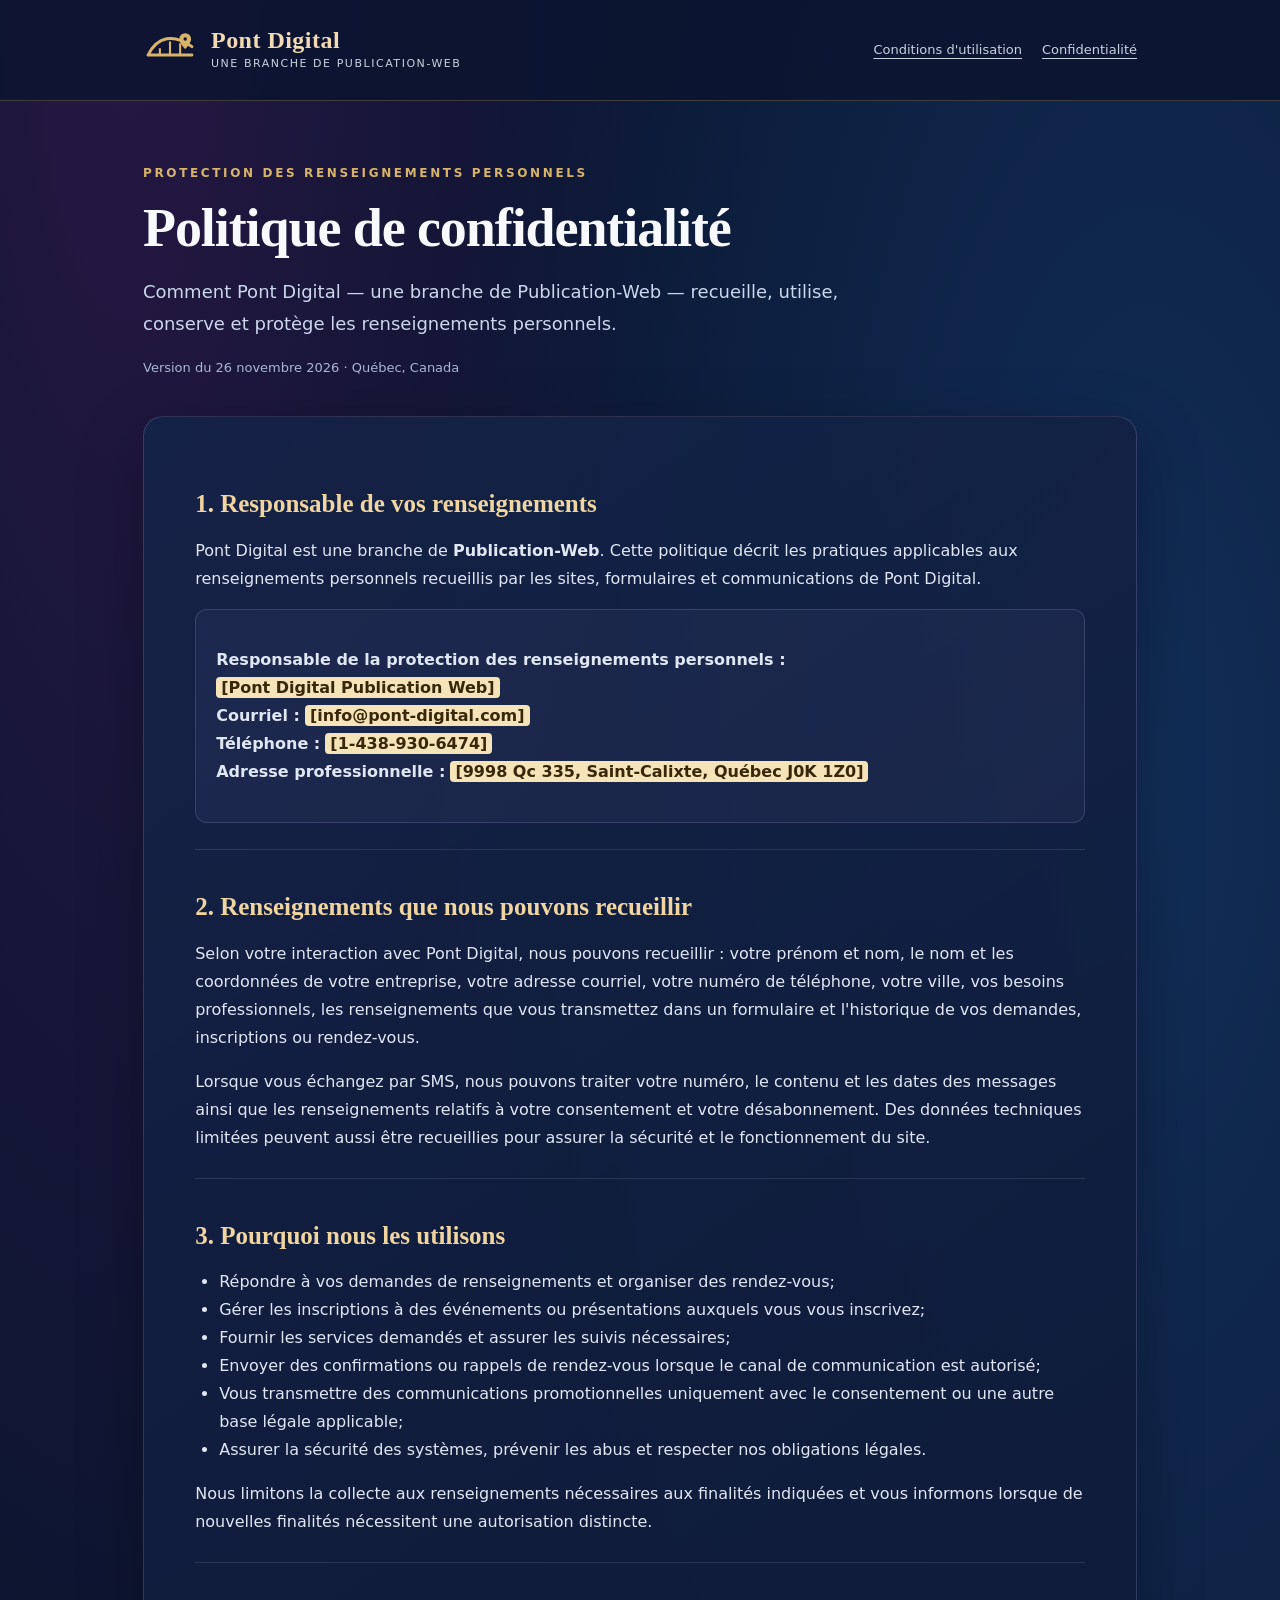
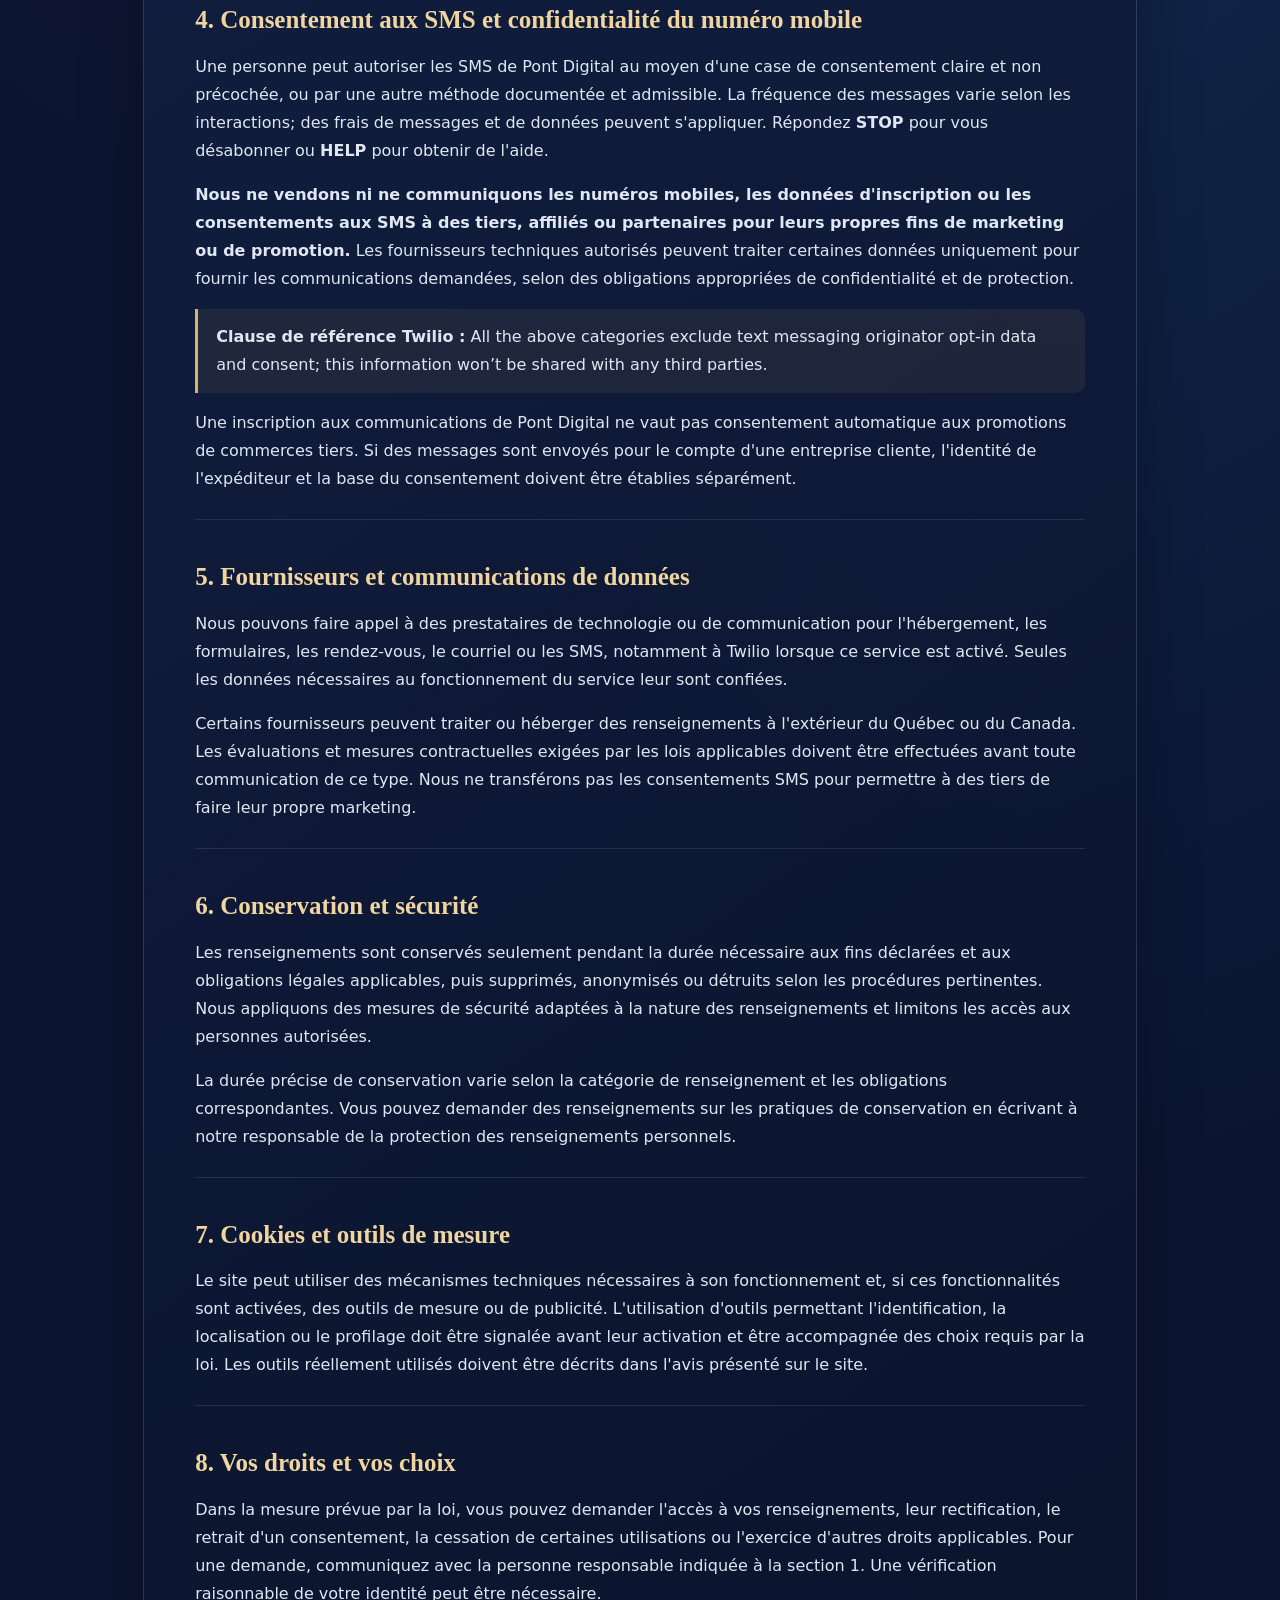
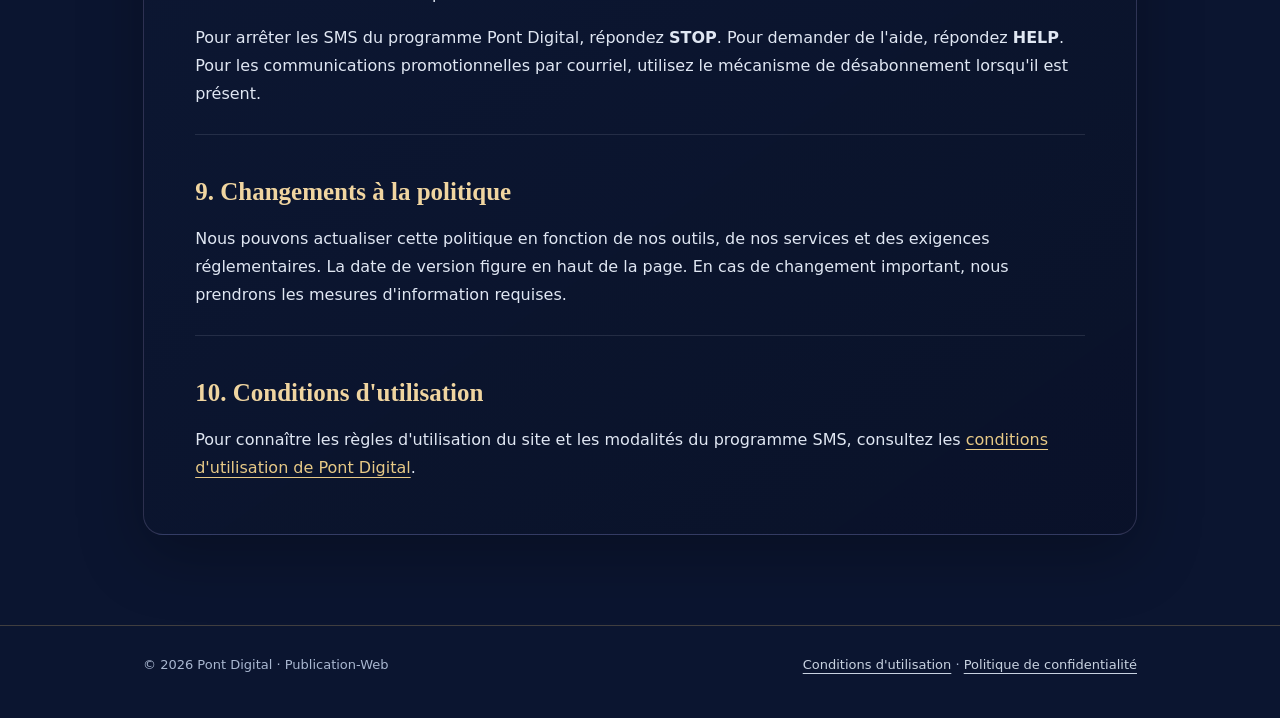
<file: pontdigital/politique.html>
<!doctype html>
<html lang="fr-CA"><head><meta charset="utf-8"><meta name="viewport" content="width=device-width,initial-scale=1"><meta name="color-scheme" content="dark"><meta name="theme-color" content="#0B1530"><meta name="robots" content="index,follow"><meta name="description" content="Comment Pont Digital — une branche de Publication-Web — recueille, utilise, conserve et protège les renseignements personnels."><title>Politique de confidentialité | Pont Digital — Publication-Web</title><style>
:root{--night:#0B1530;--sapphire:#1D4E89;--steel:#1E5678;--gold:#D8B36A;--lilac:#B8A8E6;--silver:#C8D2E0;--white:#F7F9FC;--muted:#A9B7D0}
*{box-sizing:border-box}html{scroll-behavior:smooth}body{margin:0;color:var(--white);background:radial-gradient(ellipse at 10% 0%,#251742 0,transparent 32%),radial-gradient(ellipse at 90% 20%,#112d56 0,transparent 45%),var(--night);font:16px/1.75 system-ui,-apple-system,Segoe UI,Arial,sans-serif;min-height:100vh}a{color:#e7c986;text-underline-offset:4px}a:hover{color:#fff}header{border-bottom:1px solid #d8b36a42;background:#0b1530d9} .wrap{max-width:1050px;margin:auto;padding:0 28px}.top{display:flex;justify-content:space-between;align-items:center;gap:20px;min-height:100px}.brand{text-decoration:none;display:flex;align-items:center;gap:14px;color:#fff}.mark{width:54px;height:54px;flex:none}.brand strong{display:block;font:700 24px Georgia,serif;letter-spacing:.02em;color:#f2dbb2}.brand small{display:block;color:var(--silver);font-size:11px;letter-spacing:.14em;text-transform:uppercase}.nav{display:flex;gap:20px;flex-wrap:wrap;font-size:13px}.nav a{color:var(--silver)}main{padding:62px 0 90px}.kicker{font-size:12px;letter-spacing:.22em;text-transform:uppercase;color:var(--gold);font-weight:700}h1{font:700 clamp(34px,5vw,54px)/1.12 Georgia,serif;margin:14px 0 15px;letter-spacing:-.02em}h2{font:600 25px/1.35 Georgia,serif;color:#f0d5a0;margin:34px 0 12px}h3{font-size:17px;color:var(--lilac);margin-top:24px}p,li{color:#e0e7f3}ul{padding-left:24px}.lead{font-size:18px;max-width:780px;color:#cbd8ec}.meta{font-size:13px;color:var(--muted)}.panel{background:linear-gradient(145deg,#142449d9,#0a1229f5);border:1px solid #b8a8e633;border-radius:20px;box-shadow:0 20px 65px #0004;padding:36px clamp(18px,4vw,52px);margin-top:36px}.panel section+section{border-top:1px solid #c8d2e021;padding-top:6px;margin-top:26px}.notice{border-left:3px solid var(--gold);background:#d8b36a14;padding:14px 18px;border-radius:0 10px 10px 0}.tag{font-size:12px;color:var(--gold);font-weight:700;text-transform:uppercase;letter-spacing:.08em}.contact{background:#b8a8e60e;border:1px solid #b8a8e633;padding:20px;border-radius:12px}.pending{background:#f5e4b8;color:#38270b;font-weight:650;border-radius:4px;padding:1px 5px}footer{border-top:1px solid #d8b36a42;padding:28px 0 42px;color:var(--muted);font-size:13px}footer .wrap{display:flex;gap:16px;align-items:center;justify-content:space-between;flex-wrap:wrap}footer a{color:var(--silver)}@media(max-width:620px){.top{align-items:flex-start;flex-direction:column;padding:22px 0}.nav{gap:12px}main{padding-top:38px}.panel{padding:25px 18px}}
@media print{body{background:white;color:#111}header,footer{display:none}.panel{box-shadow:none;border:0;padding:0}h1,h2,p,li{color:#111!important}.lead{color:#444}}
</style></head>
<body><header><div class="wrap top"><a class="brand" href="https://pontdigital.nyxia.top/"><svg class="mark" viewBox="0 0 64 64" aria-hidden="true" fill="none"><path d="M6 38C17 16 36 12 58 28M6 38h52" stroke="#D8B36A" stroke-width="3.5" stroke-linecap="round"/><path d="M20 30v8M32 22v16M44 24v14" stroke="#D8B36A" stroke-width="2.5"/><path d="M50 12a7 7 0 0 1 7 7c0 5-7 12-7 12s-7-7-7-12a7 7 0 0 1 7-7Z" fill="#D8B36A"/><circle cx="50" cy="19" r="2" fill="#0B1530"/></svg><span><strong>Pont Digital</strong><small>Une branche de Publication-Web</small></span></a><nav class="nav" aria-label="Navigation des informations légales"><a href="/condition.html">Conditions d'utilisation</a><a href="/politique.html">Confidentialité</a></nav></div></header>
<main><div class="wrap"><div class="kicker">Protection des renseignements personnels</div><h1>Politique de confidentialité</h1><p class="lead">Comment Pont Digital — une branche de Publication-Web — recueille, utilise, conserve et protège les renseignements personnels.</p><p class="meta">Version du 26 novembre 2026 · Québec, Canada</p><article class="panel">
<section><h2>1. Responsable de vos renseignements</h2><p>Pont Digital est une branche de <strong>Publication-Web</strong>. Cette politique décrit les pratiques applicables aux renseignements personnels recueillis par les sites, formulaires et communications de Pont Digital.</p><div class="contact"><p><strong>Responsable de la protection des renseignements personnels :</strong><br><span class="pending">[Pont Digital Publication Web]</span><br><strong>Courriel :</strong> <span class="pending">[info@pont-digital.com]</span><br><strong>Téléphone :</strong> <span class="pending">[1-438-930-6474]</span><br><strong>Adresse professionnelle :</strong> <span class="pending">[9998 Qc 335, Saint-Calixte, Québec J0K 1Z0]</span></p></div></section>
<section><h2>2. Renseignements que nous pouvons recueillir</h2><p>Selon votre interaction avec Pont Digital, nous pouvons recueillir : votre prénom et nom, le nom et les coordonnées de votre entreprise, votre adresse courriel, votre numéro de téléphone, votre ville, vos besoins professionnels, les renseignements que vous transmettez dans un formulaire et l'historique de vos demandes, inscriptions ou rendez-vous.</p><p>Lorsque vous échangez par SMS, nous pouvons traiter votre numéro, le contenu et les dates des messages ainsi que les renseignements relatifs à votre consentement et votre désabonnement. Des données techniques limitées peuvent aussi être recueillies pour assurer la sécurité et le fonctionnement du site.</p></section>
<section><h2>3. Pourquoi nous les utilisons</h2><ul><li>Répondre à vos demandes de renseignements et organiser des rendez-vous;</li><li>Gérer les inscriptions à des événements ou présentations auxquels vous vous inscrivez;</li><li>Fournir les services demandés et assurer les suivis nécessaires;</li><li>Envoyer des confirmations ou rappels de rendez-vous lorsque le canal de communication est autorisé;</li><li>Vous transmettre des communications promotionnelles uniquement avec le consentement ou une autre base légale applicable;</li><li>Assurer la sécurité des systèmes, prévenir les abus et respecter nos obligations légales.</li></ul><p>Nous limitons la collecte aux renseignements nécessaires aux finalités indiquées et vous informons lorsque de nouvelles finalités nécessitent une autorisation distincte.</p></section>
<section><h2>4. Consentement aux SMS et confidentialité du numéro mobile</h2><p>Une personne peut autoriser les SMS de Pont Digital au moyen d'une case de consentement claire et non précochée, ou par une autre méthode documentée et admissible. La fréquence des messages varie selon les interactions; des frais de messages et de données peuvent s'appliquer. Répondez <strong>STOP</strong> pour vous désabonner ou <strong>HELP</strong> pour obtenir de l'aide.</p><p><strong>Nous ne vendons ni ne communiquons les numéros mobiles, les données d'inscription ou les consentements aux SMS à des tiers, affiliés ou partenaires pour leurs propres fins de marketing ou de promotion.</strong> Les fournisseurs techniques autorisés peuvent traiter certaines données uniquement pour fournir les communications demandées, selon des obligations appropriées de confidentialité et de protection.</p><p class="notice"><strong>Clause de référence Twilio :</strong> All the above categories exclude text messaging originator opt-in data and consent; this information won’t be shared with any third parties.</p><p>Une inscription aux communications de Pont Digital ne vaut pas consentement automatique aux promotions de commerces tiers. Si des messages sont envoyés pour le compte d'une entreprise cliente, l'identité de l'expéditeur et la base du consentement doivent être établies séparément.</p></section>
<section><h2>5. Fournisseurs et communications de données</h2><p>Nous pouvons faire appel à des prestataires de technologie ou de communication pour l'hébergement, les formulaires, les rendez-vous, le courriel ou les SMS, notamment à Twilio lorsque ce service est activé. Seules les données nécessaires au fonctionnement du service leur sont confiées.</p><p>Certains fournisseurs peuvent traiter ou héberger des renseignements à l'extérieur du Québec ou du Canada. Les évaluations et mesures contractuelles exigées par les lois applicables doivent être effectuées avant toute communication de ce type. Nous ne transférons pas les consentements SMS pour permettre à des tiers de faire leur propre marketing.</p></section>
<section><h2>6. Conservation et sécurité</h2><p>Les renseignements sont conservés seulement pendant la durée nécessaire aux fins déclarées et aux obligations légales applicables, puis supprimés, anonymisés ou détruits selon les procédures pertinentes. Nous appliquons des mesures de sécurité adaptées à la nature des renseignements et limitons les accès aux personnes autorisées.</p><p>La durée précise de conservation varie selon la catégorie de renseignement et les obligations correspondantes. Vous pouvez demander des renseignements sur les pratiques de conservation en écrivant à notre responsable de la protection des renseignements personnels.</p></section>
<section><h2>7. Cookies et outils de mesure</h2><p>Le site peut utiliser des mécanismes techniques nécessaires à son fonctionnement et, si ces fonctionnalités sont activées, des outils de mesure ou de publicité. L'utilisation d'outils permettant l'identification, la localisation ou le profilage doit être signalée avant leur activation et être accompagnée des choix requis par la loi. Les outils réellement utilisés doivent être décrits dans l'avis présenté sur le site.</p></section>
<section><h2>8. Vos droits et vos choix</h2><p>Dans la mesure prévue par la loi, vous pouvez demander l'accès à vos renseignements, leur rectification, le retrait d'un consentement, la cessation de certaines utilisations ou l'exercice d'autres droits applicables. Pour une demande, communiquez avec la personne responsable indiquée à la section 1. Une vérification raisonnable de votre identité peut être nécessaire.</p><p>Pour arrêter les SMS du programme Pont Digital, répondez <strong>STOP</strong>. Pour demander de l'aide, répondez <strong>HELP</strong>. Pour les communications promotionnelles par courriel, utilisez le mécanisme de désabonnement lorsqu'il est présent.</p></section>
<section><h2>9. Changements à la politique</h2><p>Nous pouvons actualiser cette politique en fonction de nos outils, de nos services et des exigences réglementaires. La date de version figure en haut de la page. En cas de changement important, nous prendrons les mesures d'information requises.</p></section>
<section><h2>10. Conditions d'utilisation</h2><p>Pour connaître les règles d'utilisation du site et les modalités du programme SMS, consultez les <a href="/condition.html">conditions d'utilisation de Pont Digital</a>.</p></section>
</article></div></main>
<footer><div class="wrap"><span>© 2026 Pont Digital · Publication-Web</span><span><a href="/condition.html">Conditions d'utilisation</a> · <a href="/politique.html">Politique de confidentialité</a></span></div></footer></body></html>
</file>
